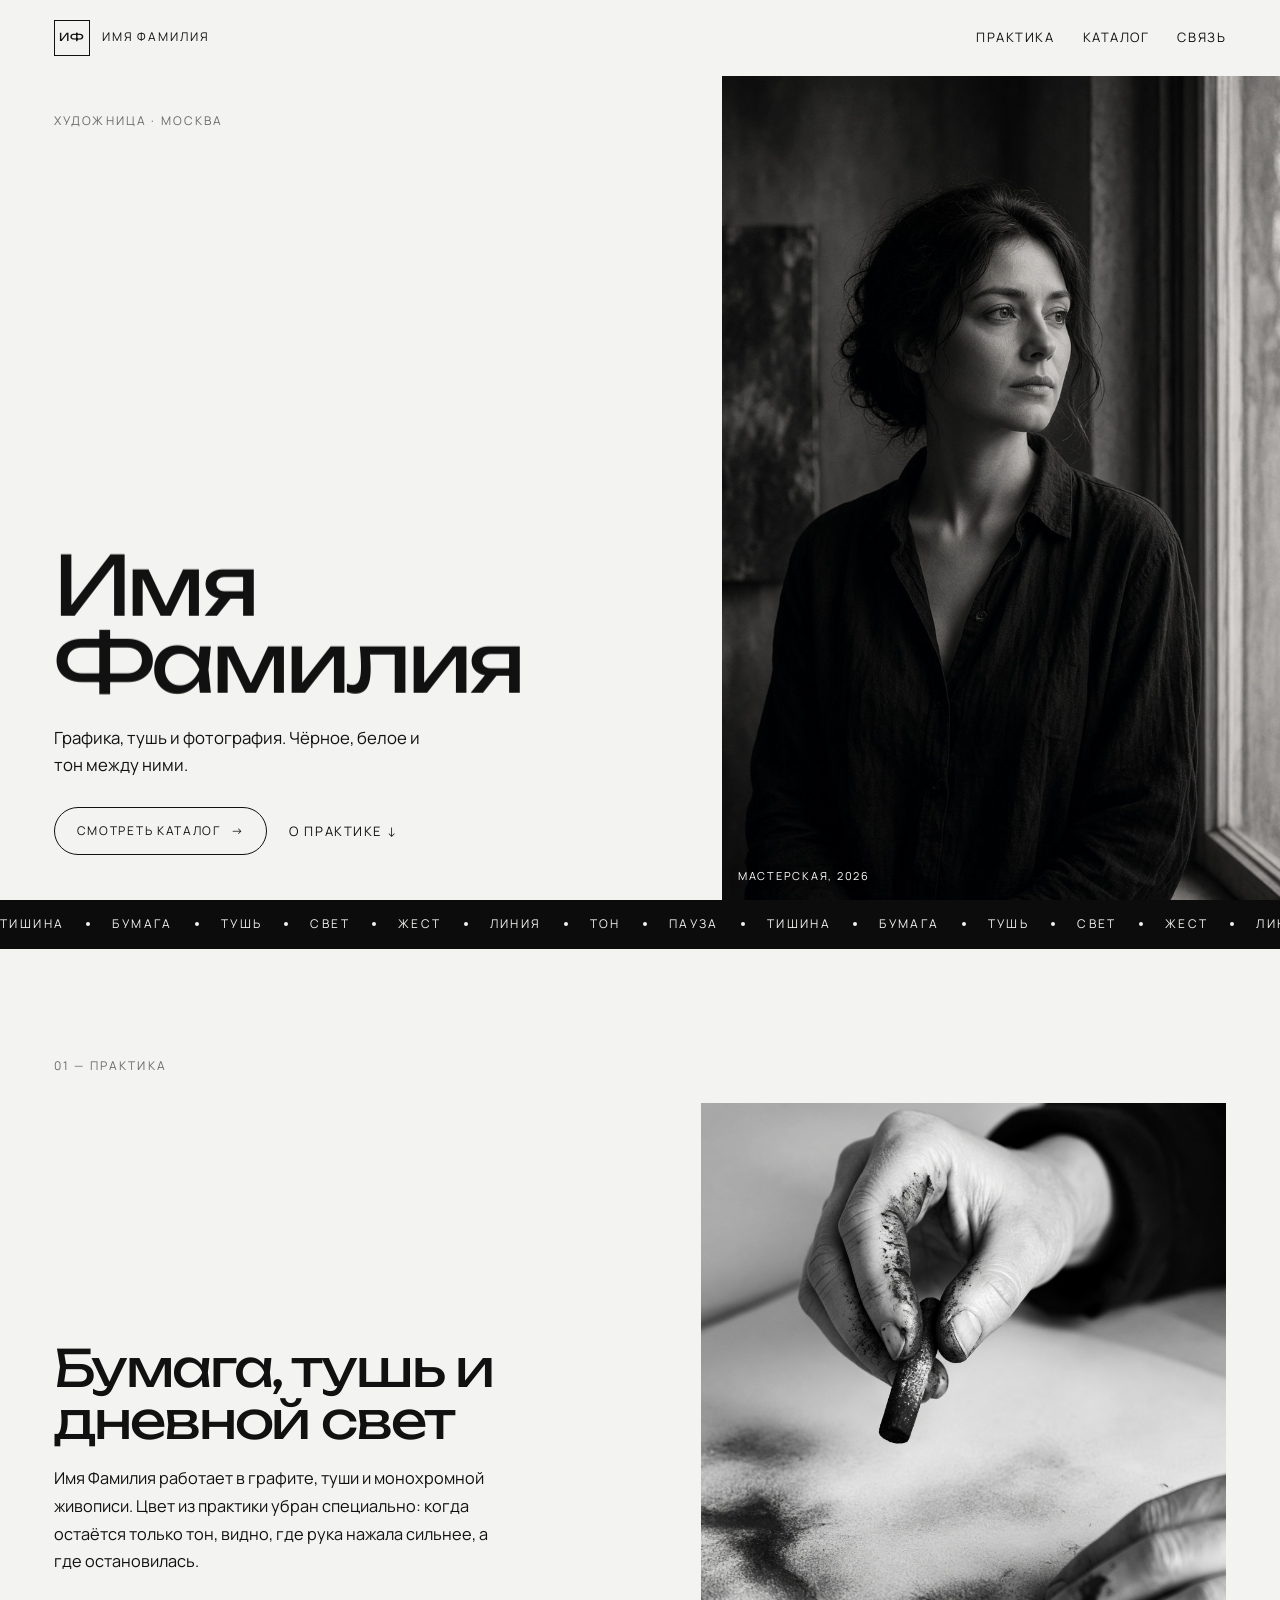
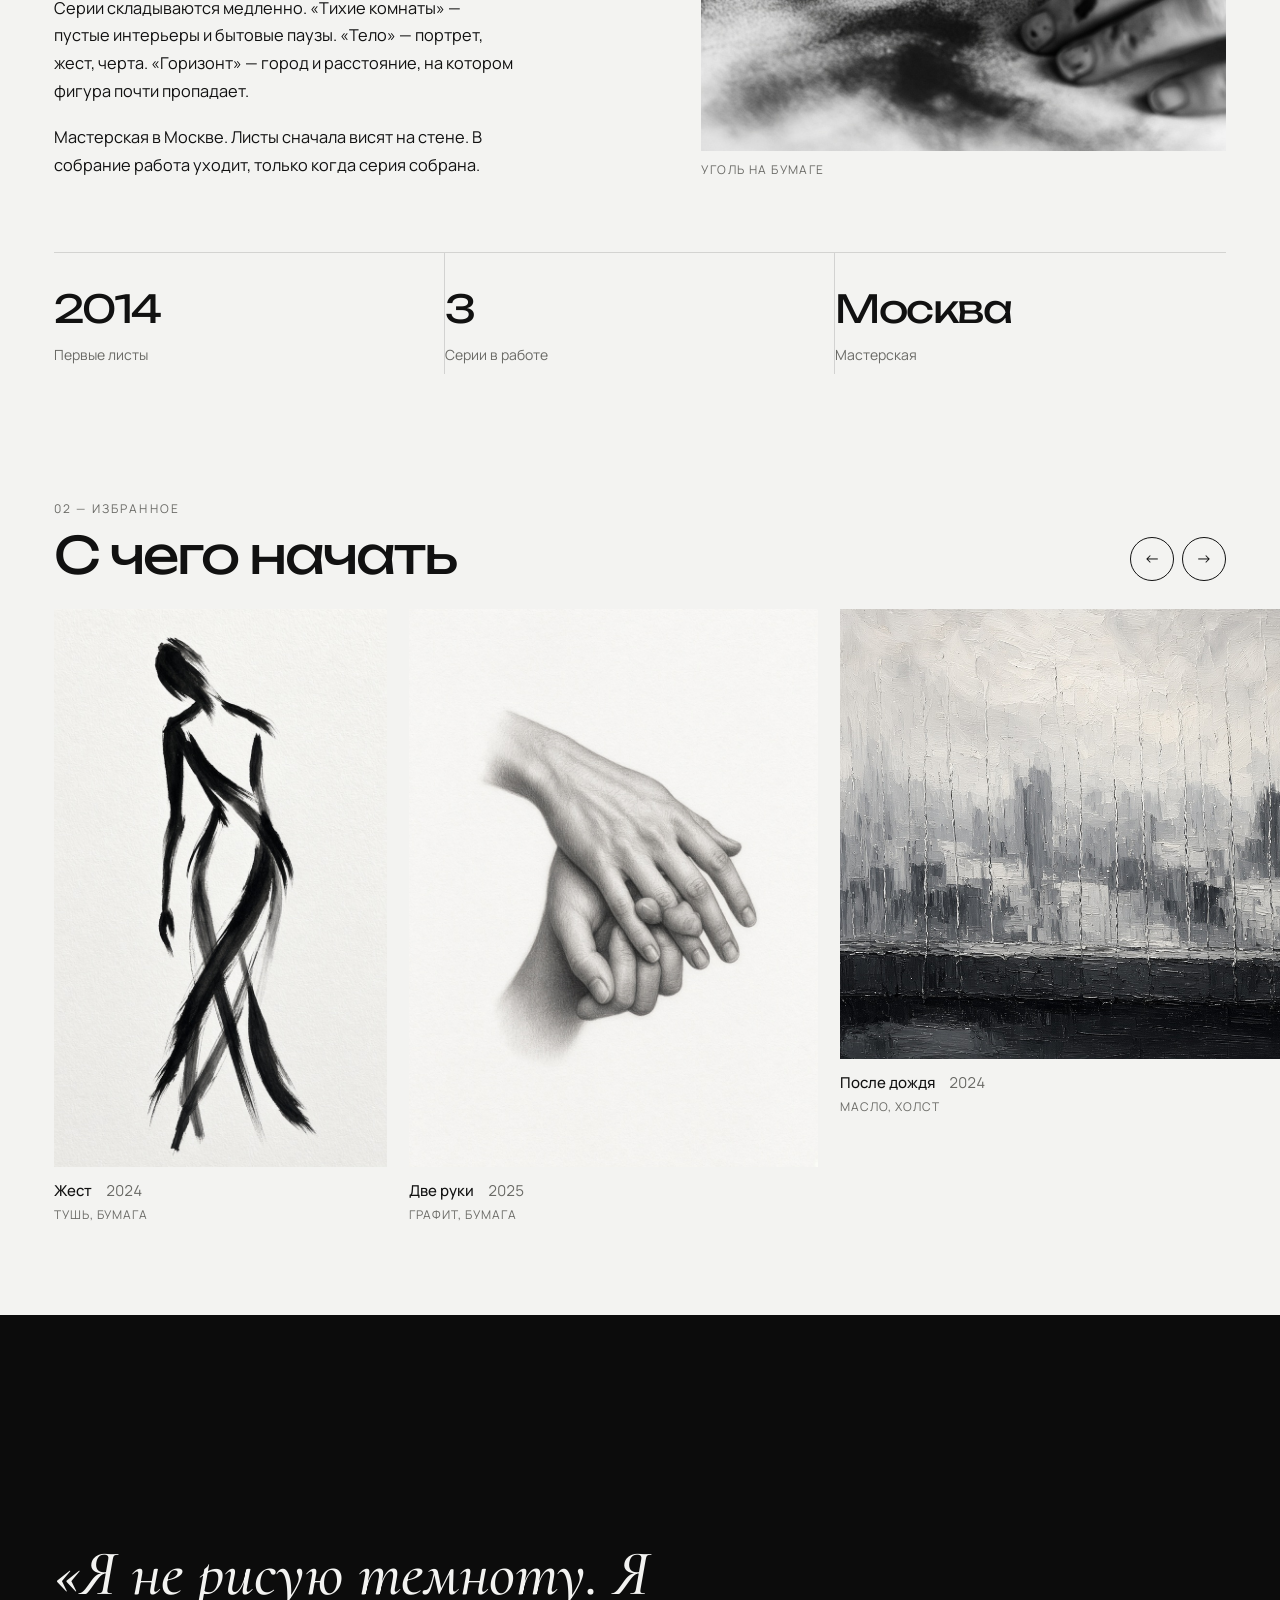
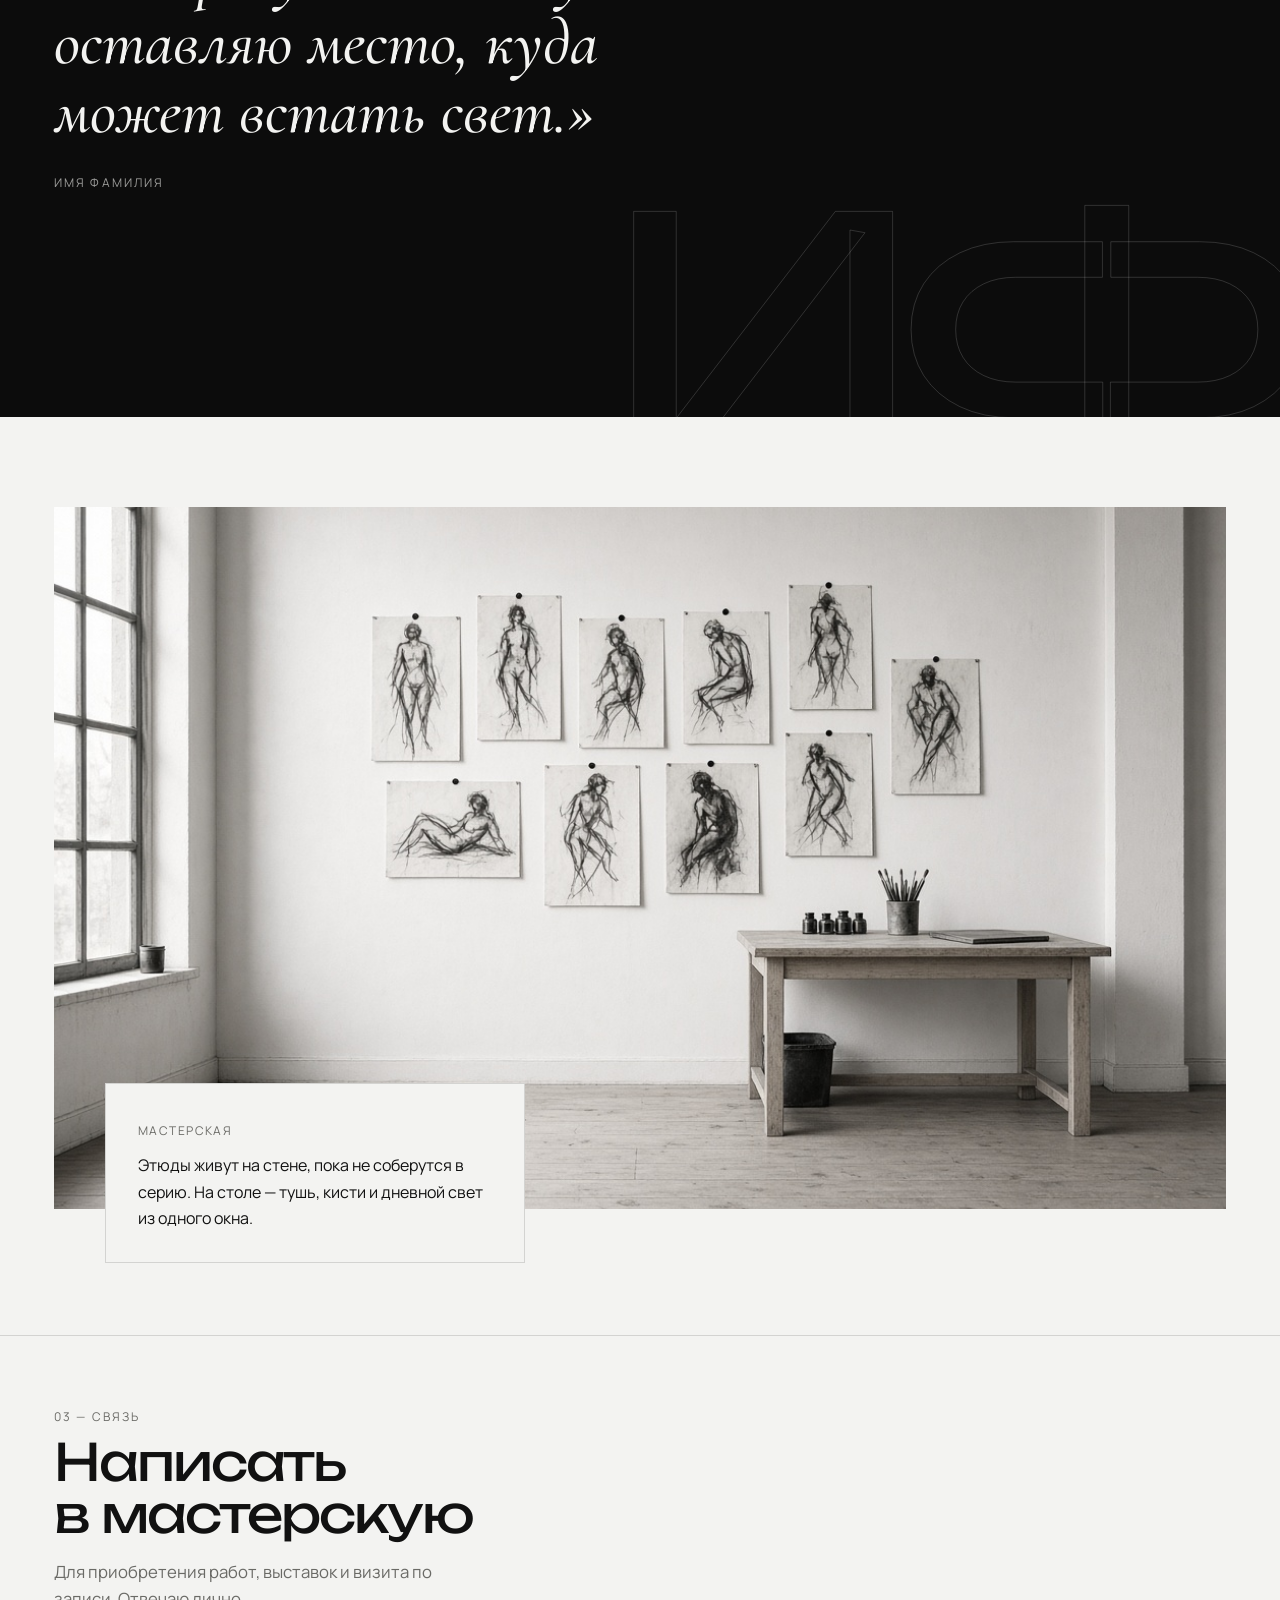
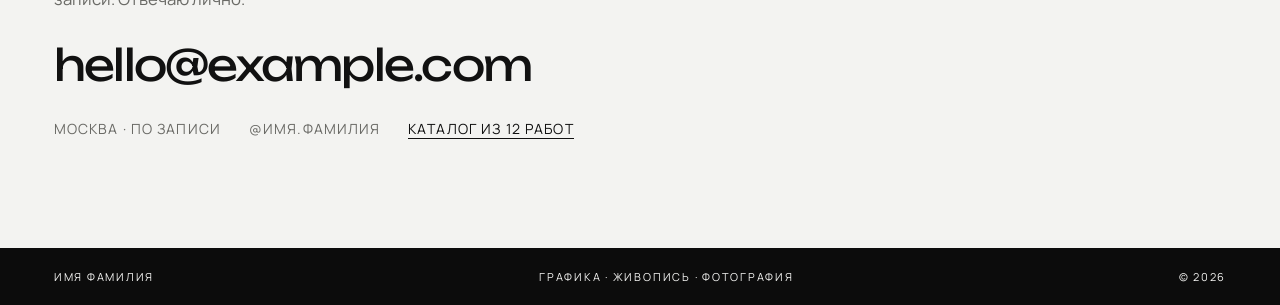
<file: index.html>
<!DOCTYPE html>
<html lang="ru">
<head>
  <meta charset="UTF-8">
  <meta name="viewport" content="width=device-width, initial-scale=1">
  <meta name="theme-color" content="#f3f3f1">
  <meta name="description" content="Имя Фамилия — художница. Графика, монохромная живопись и фотография. Москва.">
  <title>Имя Фамилия — художница</title>
  <link rel="icon" href="favicon.svg" type="image/svg+xml">
  <link rel="preconnect" href="https://fonts.googleapis.com">
  <link rel="preconnect" href="https://fonts.gstatic.com" crossorigin>
  <link href="https://fonts.googleapis.com/css2?family=Cormorant+Garamond:ital,wght@0,500;1,500&family=Manrope:wght@300;400;500;600&family=Unbounded:wght@300;400;500&display=swap" rel="stylesheet">
  <link rel="stylesheet" href="css/style.css">
  <script>document.documentElement.classList.add("js");</script>
  <noscript><style>.loader{display:none}</style></noscript>
</head>
<body>
  <div class="progress" id="progress" aria-hidden="true"></div>

  <div class="loader" id="loader" aria-hidden="true">
    <div class="loader-inner">
      <span class="loader-line"></span>
      <p>Имя Фамилия</p>
    </div>
  </div>

  <header class="header">
    <a class="logo" href="index.html">
      <span class="logo-mark">ИФ</span>
      <span class="logo-name">Имя Фамилия</span>
    </a>
    <button class="nav-toggle" type="button" aria-expanded="false" aria-controls="nav" aria-label="Меню">
      <span></span>
    </button>
    <nav class="nav" id="nav">
      <a href="#about">Практика</a>
      <a href="catalog.html">Каталог</a>
      <a href="#contact">Связь</a>
    </nav>
  </header>

  <main>
    <section class="hero">
      <div class="hero-copy">
        <p class="kicker">Художница · Москва</p>
        <h1 class="hero-title">
          <span class="line"><span>Имя</span></span>
          <span class="line"><span>Фамилия</span></span>
        </h1>
        <p class="lede">Графика, тушь и фотография. Чёрное, белое и тон между ними.</p>
        <div class="hero-actions">
          <a class="btn" href="catalog.html">Смотреть каталог <i>→</i></a>
          <a class="link-arrow" href="#about">О практике <i>↓</i></a>
        </div>
      </div>
      <!-- Портрет легко заменить: положите новый файл вместо images/portrait.jpg -->
      <figure class="hero-frame">
        <img src="images/portrait.jpg" width="864" height="1152" alt="Портрет художницы у окна мастерской">
        <figcaption>Мастерская, 2026</figcaption>
      </figure>
    </section>

    <div class="marquee" aria-hidden="true">
      <div class="marquee-track">
        <div class="marquee-group">
          <span>Тишина</span><b></b><span>Бумага</span><b></b><span>Тушь</span><b></b><span>Свет</span><b></b><span>Жест</span><b></b><span>Линия</span><b></b><span>Тон</span><b></b><span>Пауза</span><b></b>
        </div>
        <div class="marquee-group">
          <span>Тишина</span><b></b><span>Бумага</span><b></b><span>Тушь</span><b></b><span>Свет</span><b></b><span>Жест</span><b></b><span>Линия</span><b></b><span>Тон</span><b></b><span>Пауза</span><b></b>
        </div>
      </div>
    </div>

    <section class="about" id="about">
      <p class="kicker about-label">01 — практика</p>
      <div class="about-grid">
        <div class="about-copy reveal">
          <h2>Бумага, тушь и дневной свет</h2>
          <p>Имя Фамилия работает в графите, туши и монохромной живописи. Цвет из практики убран специально: когда остаётся только тон, видно, где рука нажала сильнее, а где остановилась.</p>
          <p>Серии складываются медленно. «Тихие комнаты» — пустые интерьеры и бытовые паузы. «Тело» — портрет, жест, черта. «Горизонт» — город и расстояние, на котором фигура почти пропадает.</p>
          <p>Мастерская в Москве. Листы сначала висят на стене. В собрание работа уходит, только когда серия собрана.</p>
        </div>
        <figure class="about-photo reveal">
          <img src="images/process.jpg" width="864" height="1152" alt="Руки художницы с углём над листом бумаги" loading="lazy">
          <figcaption>Уголь на бумаге</figcaption>
        </figure>
      </div>
      <dl class="stats reveal">
        <div><dt>2014</dt><dd>Первые листы</dd></div>
        <div><dt>3</dt><dd>Серии в работе</dd></div>
        <div><dt>Москва</dt><dd>Мастерская</dd></div>
      </dl>
    </section>

    <section class="strip" id="selected">
      <div class="strip-head">
        <div>
          <p class="kicker">02 — избранное</p>
          <h2 class="reveal">С чего начать</h2>
        </div>
        <div class="strip-nav">
          <button type="button" data-strip="-1" aria-label="Предыдущие работы">←</button>
          <button type="button" data-strip="1" aria-label="Следующие работы">→</button>
        </div>
      </div>
      <div class="strip-track" id="strip">
        <a class="strip-card w-s" href="catalog.html#zhest">
          <div class="strip-media"><img src="images/gesture.jpg" width="864" height="1152" alt="Жест — тушь на бумаге" loading="lazy"></div>
          <div class="strip-meta"><strong>Жест</strong><span>2024</span></div>
          <p class="strip-sub">Тушь, бумага</p>
        </a>
        <a class="strip-card" href="catalog.html#ruki">
          <div class="strip-media"><img src="images/hands.jpg" width="864" height="1152" alt="Две руки — графит" loading="lazy"></div>
          <div class="strip-meta"><strong>Две руки</strong><span>2025</span></div>
          <p class="strip-sub">Графит, бумага</p>
        </a>
        <a class="strip-card w-l" href="catalog.html#dozhd">
          <div class="strip-media"><img src="images/window.jpg" width="1152" height="864" alt="После дождя — масло" loading="lazy"></div>
          <div class="strip-meta"><strong>После дождя</strong><span>2024</span></div>
          <p class="strip-sub">Масло, холст</p>
        </a>
        <a class="strip-card w-l" href="catalog.html#liniya">
          <div class="strip-media"><img src="images/horizon.jpg" width="1280" height="720" alt="На линии — графит" loading="lazy"></div>
          <div class="strip-meta"><strong>На линии</strong><span>2026</span></div>
          <p class="strip-sub">Графит, бумага</p>
        </a>
        <a class="strip-card w-s" href="catalog.html#portret">
          <div class="strip-media"><img src="images/mother.jpg" width="864" height="1152" alt="Портрет — уголь" loading="lazy"></div>
          <div class="strip-meta"><strong>Портрет</strong><span>2022</span></div>
          <p class="strip-sub">Уголь, бумага</p>
        </a>
        <a class="strip-card" href="catalog.html#ulitsa">
          <div class="strip-media"><img src="images/street.jpg" width="864" height="1152" alt="Ночная улица — фотография" loading="lazy"></div>
          <div class="strip-meta"><strong>Ночная улица</strong><span>2025</span></div>
          <p class="strip-sub">Фотография</p>
        </a>
      </div>
    </section>

    <section class="quote">
      <blockquote class="reveal">«Я не рисую темноту. Я оставляю место, куда может встать свет.»</blockquote>
      <cite class="reveal">Имя Фамилия</cite>
    </section>

    <section class="studio">
      <img src="images/studio.jpg" width="1152" height="864" alt="Стена мастерской с этюдами фигур" loading="lazy">
      <div class="studio-card reveal">
        <span>Мастерская</span>
        <p>Этюды живут на стене, пока не соберутся в серию. На столе — тушь, кисти и дневной свет из одного окна.</p>
      </div>
    </section>

    <section class="contact" id="contact">
      <p class="kicker">03 — связь</p>
      <h2 class="reveal">Написать<br>в мастерскую</h2>
      <p class="lede">Для приобретения работ, выставок и визита по записи. Отвечаю лично.</p>
      <a class="mail" href="mailto:hello@example.com">hello@example.com</a>
      <ul class="contact-list">
        <li>Москва · по записи</li>
        <li>@имя.фамилия</li>
        <li><a href="catalog.html">Каталог из 12 работ</a></li>
      </ul>
    </section>
  </main>

  <footer class="footer">
    <span>Имя Фамилия</span>
    <span>Графика · живопись · фотография</span>
    <span>© 2026</span>
  </footer>

  <script src="js/main.js"></script>
</body>
</html>
</file>
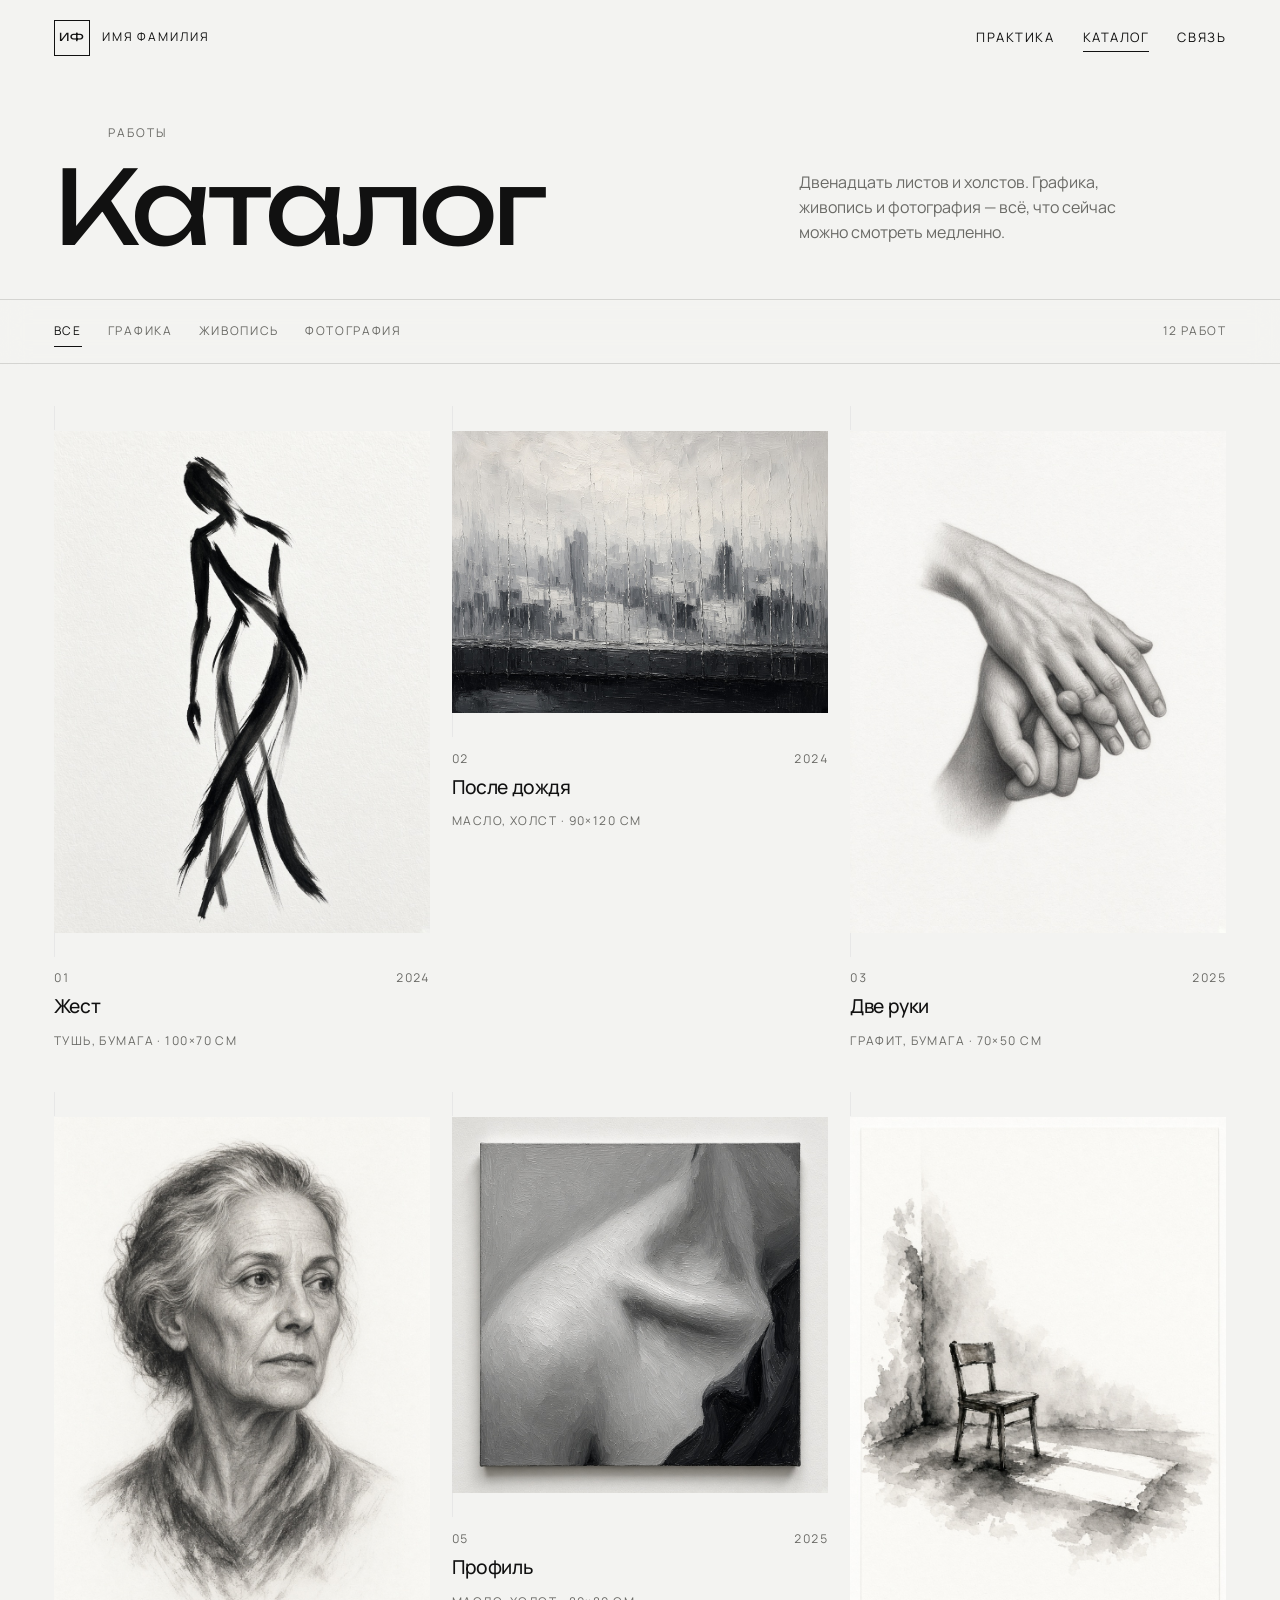
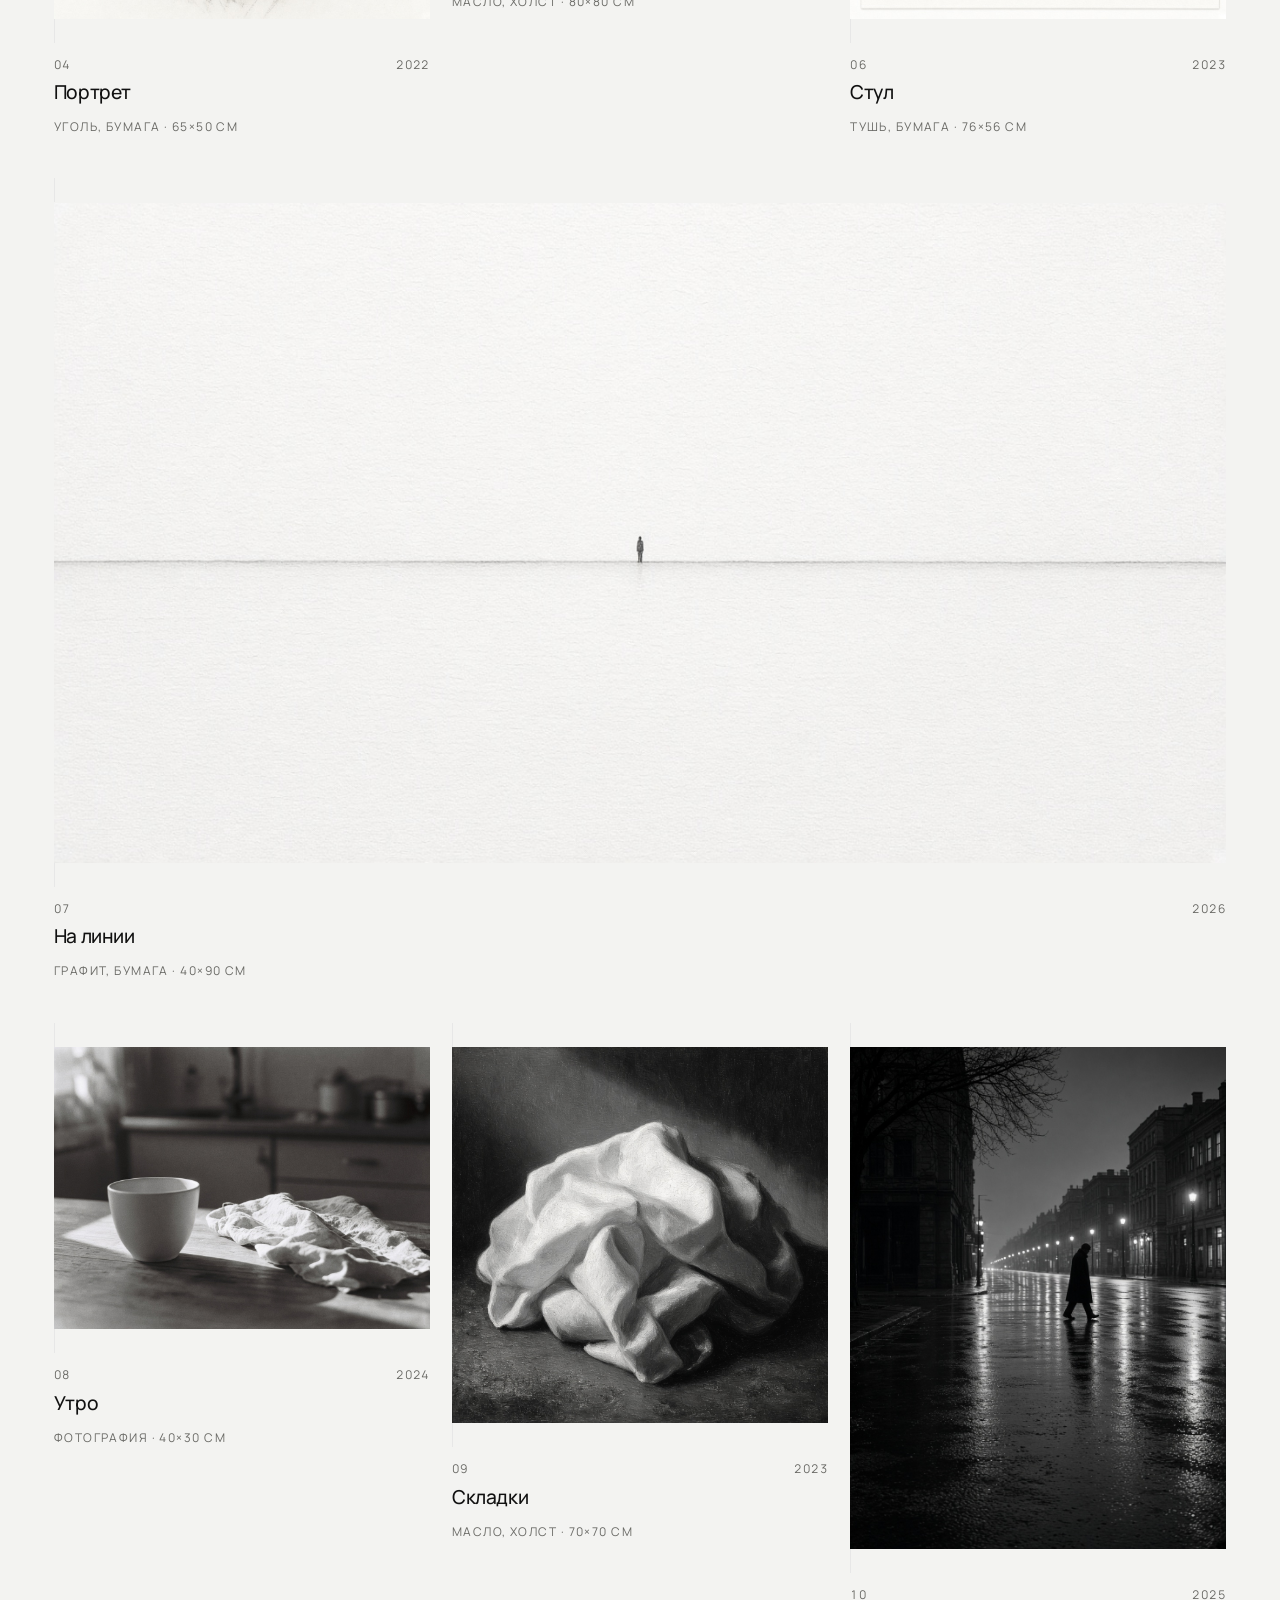
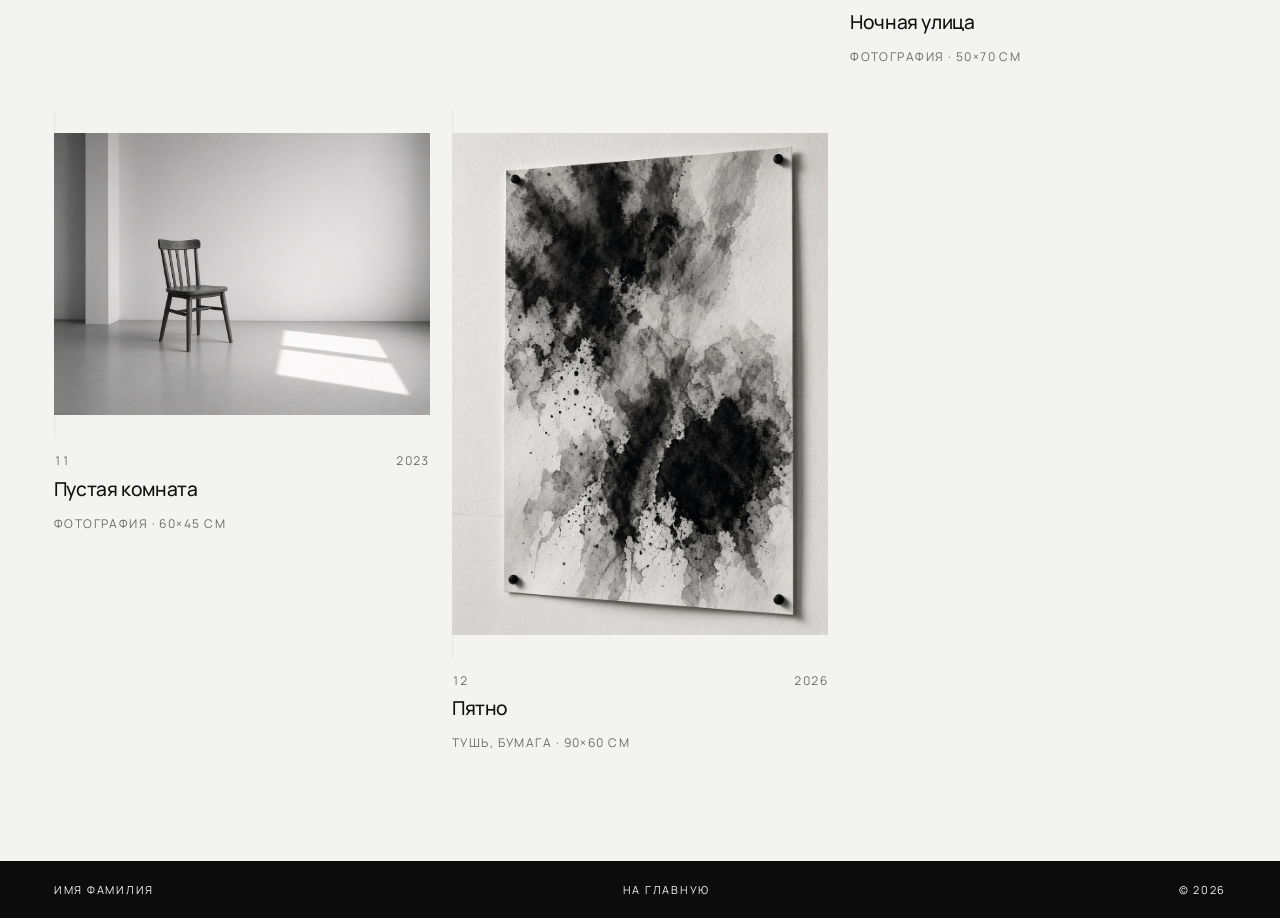
<file: catalog.html>
<!DOCTYPE html>
<html lang="ru">
<head>
  <meta charset="UTF-8">
  <meta name="viewport" content="width=device-width, initial-scale=1">
  <meta name="theme-color" content="#f3f3f1">
  <meta name="description" content="Каталог работ: графика, монохромная живопись и фотография.">
  <title>Каталог — Имя Фамилия</title>
  <link rel="icon" href="favicon.svg" type="image/svg+xml">
  <link rel="preconnect" href="https://fonts.googleapis.com">
  <link rel="preconnect" href="https://fonts.gstatic.com" crossorigin>
  <link href="https://fonts.googleapis.com/css2?family=Cormorant+Garamond:ital,wght@0,500;1,500&family=Manrope:wght@300;400;500;600&family=Unbounded:wght@300;400;500&display=swap" rel="stylesheet">
  <link rel="stylesheet" href="css/style.css">
  <script>document.documentElement.classList.add("js");</script>
</head>
<body>
  <!--
    Как заменить работу:
    1. Положите новое фото в папку images/ (или укажите другой src).
    2. Поправьте название, год, технику и размер в карточке ниже.
    Фильтр смотрит на data-kind: графика, живопись или фотография.
  -->
  <div class="progress" id="progress" aria-hidden="true"></div>

  <header class="header is-scrolled">
    <a class="logo" href="index.html">
      <span class="logo-mark">ИФ</span>
      <span class="logo-name">Имя Фамилия</span>
    </a>
    <button class="nav-toggle" type="button" aria-expanded="false" aria-controls="nav" aria-label="Меню">
      <span></span>
    </button>
    <nav class="nav" id="nav">
      <a href="index.html#about">Практика</a>
      <a href="catalog.html" aria-current="page">Каталог</a>
      <a href="index.html#contact">Связь</a>
    </nav>
  </header>

  <main>
    <header class="page-head">
      <p class="kicker page-kicker">Работы</p>
      <div class="page-head-row">
        <h1>Каталог</h1>
        <p>Двенадцать листов и холстов. Графика, живопись и фотография — всё, что сейчас можно смотреть медленно.</p>
      </div>
    </header>
    <div class="filters" role="toolbar" aria-label="Фильтр работ">
      <button class="filter is-active" type="button" data-filter="all">Все</button>
      <button class="filter" type="button" data-filter="графика">Графика</button>
      <button class="filter" type="button" data-filter="живопись">Живопись</button>
      <button class="filter" type="button" data-filter="фотография">Фотография</button>
      <span class="count" id="count">12 работ</span>
    </div>

    <div class="catalog-grid" id="catalog">
      <article class="piece" id="zhest" data-kind="графика" data-series="Тело" data-year="2024">
        <button class="piece-open" type="button">
          <span class="piece-media"><img src="images/gesture.jpg" width="864" height="1152" alt="Жест. Тушь, бумага, 100 на 70 сантиметров, 2024"></span>
          <span class="piece-top"><span>01</span><span>2024</span></span>
          <span class="piece-title">Жест</span>
          <span class="piece-sub">Тушь, бумага · 100×70 см</span>
        </button>
      </article>

      <article class="piece" id="dozhd" data-kind="живопись" data-series="Горизонт" data-year="2024">
        <button class="piece-open" type="button">
          <span class="piece-media"><img src="images/window.jpg" width="1152" height="864" alt="После дождя. Масло, холст, 90 на 120 сантиметров, 2024" loading="lazy"></span>
          <span class="piece-top"><span>02</span><span>2024</span></span>
          <span class="piece-title">После дождя</span>
          <span class="piece-sub">Масло, холст · 90×120 см</span>
        </button>
      </article>

      <article class="piece" id="ruki" data-kind="графика" data-series="Тело" data-year="2025">
        <button class="piece-open" type="button">
          <span class="piece-media"><img src="images/hands.jpg" width="864" height="1152" alt="Две руки. Графит, бумага, 70 на 50 сантиметров, 2025" loading="lazy"></span>
          <span class="piece-top"><span>03</span><span>2025</span></span>
          <span class="piece-title">Две руки</span>
          <span class="piece-sub">Графит, бумага · 70×50 см</span>
        </button>
      </article>

      <article class="piece" id="portret" data-kind="графика" data-series="Тело" data-year="2022">
        <button class="piece-open" type="button">
          <span class="piece-media"><img src="images/mother.jpg" width="864" height="1152" alt="Портрет. Уголь, бумага, 65 на 50 сантиметров, 2022" loading="lazy"></span>
          <span class="piece-top"><span>04</span><span>2022</span></span>
          <span class="piece-title">Портрет</span>
          <span class="piece-sub">Уголь, бумага · 65×50 см</span>
        </button>
      </article>

      <article class="piece" id="profil" data-kind="живопись" data-series="Тело" data-year="2025">
        <button class="piece-open" type="button">
          <span class="piece-media"><img src="images/profile.jpg" width="1024" height="1024" alt="Профиль. Масло, холст, 80 на 80 сантиметров, 2025" loading="lazy"></span>
          <span class="piece-top"><span>05</span><span>2025</span></span>
          <span class="piece-title">Профиль</span>
          <span class="piece-sub">Масло, холст · 80×80 см</span>
        </button>
      </article>

      <article class="piece" id="stul" data-kind="графика" data-series="Тихие комнаты" data-year="2023">
        <button class="piece-open" type="button">
          <span class="piece-media"><img src="images/room.jpg" width="864" height="1152" alt="Стул. Тушь, бумага, 76 на 56 сантиметров, 2023" loading="lazy"></span>
          <span class="piece-top"><span>06</span><span>2023</span></span>
          <span class="piece-title">Стул</span>
          <span class="piece-sub">Тушь, бумага · 76×56 см</span>
        </button>
      </article>

      <article class="piece piece-wide" id="liniya" data-kind="графика" data-series="Горизонт" data-year="2026">
        <button class="piece-open" type="button">
          <span class="piece-media"><img src="images/horizon.jpg" width="1280" height="720" alt="На линии. Графит, бумага, 40 на 90 сантиметров, 2026" loading="lazy"></span>
          <span class="piece-top"><span>07</span><span>2026</span></span>
          <span class="piece-title">На линии</span>
          <span class="piece-sub">Графит, бумага · 40×90 см</span>
        </button>
      </article>

      <article class="piece" id="utro" data-kind="фотография" data-series="Тихие комнаты" data-year="2024">
        <button class="piece-open" type="button">
          <span class="piece-media"><img src="images/kitchen.jpg" width="1152" height="864" alt="Утро. Фотография, 40 на 30 сантиметров, 2024" loading="lazy"></span>
          <span class="piece-top"><span>08</span><span>2024</span></span>
          <span class="piece-title">Утро</span>
          <span class="piece-sub">Фотография · 40×30 см</span>
        </button>
      </article>

      <article class="piece" id="skladki" data-kind="живопись" data-series="Тихие комнаты" data-year="2023">
        <button class="piece-open" type="button">
          <span class="piece-media"><img src="images/cloth.jpg" width="1024" height="1024" alt="Складки. Масло, холст, 70 на 70 сантиметров, 2023" loading="lazy"></span>
          <span class="piece-top"><span>09</span><span>2023</span></span>
          <span class="piece-title">Складки</span>
          <span class="piece-sub">Масло, холст · 70×70 см</span>
        </button>
      </article>

      <article class="piece" id="ulitsa" data-kind="фотография" data-series="Горизонт" data-year="2025">
        <button class="piece-open" type="button">
          <span class="piece-media"><img src="images/street.jpg" width="864" height="1152" alt="Ночная улица. Фотография, 50 на 70 сантиметров, 2025" loading="lazy"></span>
          <span class="piece-top"><span>10</span><span>2025</span></span>
          <span class="piece-title">Ночная улица</span>
          <span class="piece-sub">Фотография · 50×70 см</span>
        </button>
      </article>

      <article class="piece" id="komnata" data-kind="фотография" data-series="Тихие комнаты" data-year="2023">
        <button class="piece-open" type="button">
          <span class="piece-media"><img src="images/chair.jpg" width="1152" height="864" alt="Пустая комната. Фотография, 60 на 45 сантиметров, 2023" loading="lazy"></span>
          <span class="piece-top"><span>11</span><span>2023</span></span>
          <span class="piece-title">Пустая комната</span>
          <span class="piece-sub">Фотография · 60×45 см</span>
        </button>
      </article>

      <article class="piece" id="pyatno" data-kind="графика" data-series="Тело" data-year="2026">
        <button class="piece-open" type="button">
          <span class="piece-media"><img src="images/ink.jpg" width="864" height="1152" alt="Пятно. Тушь, бумага, 90 на 60 сантиметров, 2026" loading="lazy"></span>
          <span class="piece-top"><span>12</span><span>2026</span></span>
          <span class="piece-title">Пятно</span>
          <span class="piece-sub">Тушь, бумага · 90×60 см</span>
        </button>
      </article>
    </div>
  </main>

  <footer class="footer">
    <span>Имя Фамилия</span>
    <a href="index.html">На главную</a>
    <span>© 2026</span>
  </footer>

  <dialog id="viewer" aria-label="Просмотр работы">
    <div class="viewer-top">
      <span class="viewer-count" id="viewer-count">01 / 12</span>
      <button class="viewer-close" id="viewer-close" type="button">Закрыть</button>
    </div>
    <div class="viewer-stage">
      <button class="viewer-arrow" id="viewer-prev" type="button" aria-label="Предыдущая работа">←</button>
      <img id="viewer-image" alt="">
      <button class="viewer-arrow" id="viewer-next" type="button" aria-label="Следующая работа">→</button>
    </div>
    <div class="viewer-caption">
      <h2 id="viewer-title"></h2>
      <p id="viewer-sub"></p>
      <p id="viewer-series"></p>
    </div>
  </dialog>

  <script src="js/main.js"></script>
</body>
</html>
</file>
<file: css/style.css>
:root {
  --paper: #f3f3f1;
  --paper-2: #e6e6e3;
  --ink: #111111;
  --muted: #6a6a66;
  --line: rgba(17, 17, 17, 0.14);
  --black: #0c0c0c;
  --white: #f7f7f5;
  --header: 76px;
  --side: clamp(20px, 4.2vw, 64px);
  --serif: "Cormorant Garamond", Georgia, "Times New Roman", serif;
  --sans: "Manrope", "Segoe UI", sans-serif;
  --display: "Unbounded", "Arial Black", sans-serif;
  --ease: cubic-bezier(0.16, 1, 0.3, 1);
}

* { box-sizing: border-box; }

html { scroll-behavior: smooth; }

body {
  margin: 0;
  background: var(--paper);
  color: var(--ink);
  font-family: var(--sans);
  font-size: 16px;
  font-weight: 400;
  line-height: 1.55;
  text-rendering: optimizeLegibility;
}

body.nav-lock { overflow: hidden; }

img { max-width: 100%; display: block; }

figure { margin: 0; }

a { color: inherit; text-decoration: none; }

button { font: inherit; color: inherit; background: none; border: 0; padding: 0; cursor: pointer; }

::selection { background: var(--ink); color: var(--paper); }

:focus-visible {
  outline: 1px solid var(--ink);
  outline-offset: 3px;
}

.progress {
  position: fixed;
  top: 0;
  left: 0;
  z-index: 70;
  height: 2px;
  width: 0;
  background: var(--ink);
  pointer-events: none;
}

.header {
  position: fixed;
  top: 0;
  left: 0;
  right: 0;
  z-index: 40;
  height: var(--header);
  display: flex;
  align-items: center;
  justify-content: space-between;
  padding: 0 var(--side);
  background: rgba(243, 243, 241, 0.9);
  backdrop-filter: blur(16px);
  border-bottom: 1px solid transparent;
  transition: border-color 0.3s ease;
}

.header.is-scrolled { border-bottom-color: var(--line); }

.logo {
  display: flex;
  align-items: center;
  gap: 12px;
  position: relative;
  z-index: 2;
}

.logo-mark {
  width: 36px;
  height: 36px;
  display: grid;
  place-items: center;
  border: 1px solid currentColor;
  font-family: var(--display);
  font-size: 11px;
  letter-spacing: 0.04em;
}

.logo-name {
  font-size: 12px;
  letter-spacing: 0.16em;
  text-transform: uppercase;
}

.nav {
  display: flex;
  align-items: center;
  gap: 28px;
}

.nav a {
  font-size: 13px;
  letter-spacing: 0.12em;
  text-transform: uppercase;
  color: var(--ink);
  position: relative;
}

.nav a::after {
  content: "";
  position: absolute;
  left: 0;
  bottom: -4px;
  width: 100%;
  height: 1px;
  background: currentColor;
  transform: scaleX(0);
  transform-origin: left;
  transition: transform 0.35s var(--ease);
}

.nav a:hover::after,
.nav a[aria-current="page"]::after { transform: scaleX(1); }

.nav-toggle {
  display: none;
  width: 42px;
  height: 42px;
  place-items: center;
  position: relative;
  z-index: 2;
}

.nav-toggle span,
.nav-toggle span::before,
.nav-toggle span::after {
  display: block;
  width: 20px;
  height: 1px;
  background: currentColor;
  position: relative;
  transition: transform 0.3s ease, opacity 0.3s ease;
}

.nav-toggle span::before,
.nav-toggle span::after {
  content: "";
  position: absolute;
  left: 0;
}

.nav-toggle span::before { top: -6px; }
.nav-toggle span::after { top: 6px; }

.nav-toggle[aria-expanded="true"] span { background: transparent; }
.nav-toggle[aria-expanded="true"] span::before { transform: translateY(6px) rotate(45deg); }
.nav-toggle[aria-expanded="true"] span::after { transform: translateY(-6px) rotate(-45deg); }

.hero {
  min-height: 100svh;
  display: grid;
  grid-template-columns: minmax(0, 1.05fr) minmax(280px, 0.95fr);
  gap: clamp(24px, 4vw, 64px);
  padding: var(--header) 0 0 var(--side);
}

.hero-copy {
  display: flex;
  flex-direction: column;
  min-height: calc(100svh - var(--header));
  padding: 4vh 0 5vh;
}

.kicker {
  margin: 0;
  font-size: 12px;
  letter-spacing: 0.18em;
  text-transform: uppercase;
  color: var(--muted);
}

.hero-title {
  margin: auto 0 0;
  font-family: var(--display);
  font-weight: 400;
  font-size: clamp(3rem, 6.4vw, 6.8rem);
  line-height: 0.88;
  letter-spacing: -0.045em;
}

.hero-title .line {
  display: block;
  overflow: hidden;
  padding-bottom: 0.06em;
}

.hero-title .line span { display: block; }

.lede {
  max-width: 38ch;
  margin: 22px 0 0;
  font-size: 1.05rem;
  line-height: 1.6;
  color: var(--ink);
}

.hero-actions {
  display: flex;
  align-items: center;
  gap: 22px;
  margin-top: 28px;
  flex-wrap: wrap;
}

.btn {
  display: inline-flex;
  align-items: center;
  gap: 10px;
  min-height: 48px;
  padding: 0 22px;
  border: 1px solid var(--ink);
  border-radius: 999px;
  font-size: 12px;
  letter-spacing: 0.14em;
  text-transform: uppercase;
  transition: background 0.3s ease, color 0.3s ease;
}

.btn:hover { background: var(--ink); color: var(--paper); }

.btn i,
.link-arrow i {
  font-style: normal;
  display: inline-block;
  transition: transform 0.3s var(--ease);
}

.btn:hover i,
.link-arrow:hover i { transform: translateX(4px); }

.link-arrow {
  font-size: 13px;
  letter-spacing: 0.12em;
  text-transform: uppercase;
}

.hero-frame {
  position: relative;
  min-height: calc(100svh - var(--header));
  height: 100%;
  overflow: hidden;
  background: #d9d9d6;
}

.hero-frame img {
  position: absolute;
  inset: 0;
  width: 100%;
  height: 100%;
  object-fit: cover;
  object-position: 50% 18%;
}

.hero-frame figcaption {
  position: absolute;
  left: 16px;
  bottom: 16px;
  color: #fff;
  font-size: 11px;
  letter-spacing: 0.16em;
  text-transform: uppercase;
  text-shadow: 0 1px 10px rgba(0, 0, 0, 0.45);
}

html.js .hero-title .line span,
html.js .hero-frame img { will-change: transform; }

html.js .hero-title .line span { transform: translateY(110%); }

html.js body.is-ready .hero-title .line span {
  transform: none;
  transition: transform 1.05s var(--ease);
}

html.js body.is-ready .hero-title .line:nth-child(2) span { transition-delay: 0.1s; }

html.js .hero-frame img { transform: scale(1.1); }

html.js body.is-ready .hero-frame img {
  transform: scale(1);
  transition: transform 1.8s var(--ease);
}

.marquee {
  overflow: hidden;
  background: var(--black);
  color: var(--paper);
  padding: 15px 0;
}

.marquee-track {
  display: flex;
  width: max-content;
  animation: ticker 38s linear infinite;
}

.marquee:hover .marquee-track { animation-play-state: paused; }

.marquee-group {
  display: flex;
  align-items: center;
  gap: 22px;
  padding-right: 22px;
  font-size: 12px;
  letter-spacing: 0.2em;
  text-transform: uppercase;
}

.marquee-group b {
  width: 4px;
  height: 4px;
  border-radius: 50%;
  background: currentColor;
  font-weight: 400;
}

@keyframes ticker {
  to { transform: translateX(-50%); }
}

.about { padding: 12vh 0 4vh; }

.about-label,
.strip-head,
.page-kicker { padding: 0 var(--side); }

.about-grid {
  display: grid;
  grid-template-columns: minmax(0, 1fr) minmax(0, 0.92fr);
  gap: clamp(28px, 6vw, 90px);
  align-items: end;
  padding: 28px var(--side) 0;
}

.about-copy h2,
.strip-head h2,
.contact h2,
.page-head h1 {
  margin: 10px 0 0;
  font-family: var(--display);
  font-weight: 400;
  letter-spacing: -0.04em;
  line-height: 1.02;
}

.about-copy h2,
.strip-head h2,
.contact h2 { font-size: clamp(2rem, 4vw, 3.5rem); }

.about-copy p {
  max-width: 46ch;
  margin: 1.15em 0 0;
  font-size: 1.02rem;
  line-height: 1.7;
}

.about-photo img {
  width: 100%;
  height: min(72vh, 760px);
  object-fit: cover;
  object-position: center 40%;
}

.about-photo figcaption,
.studio-card span,
.piece-sub,
.strip-sub {
  display: block;
  margin-top: 10px;
  color: var(--muted);
  font-size: 12px;
  letter-spacing: 0.12em;
  text-transform: uppercase;
}

.stats {
  display: grid;
  grid-template-columns: repeat(3, 1fr);
  margin: 8vh var(--side) 0;
  border-top: 1px solid var(--line);
}

.stats div {
  padding: 26px 18px 8px 0;
  border-right: 1px solid var(--line);
}

.stats div:last-child { border-right: 0; padding-right: 0; }

.stats dt {
  font-family: var(--display);
  font-size: clamp(1.7rem, 3vw, 2.7rem);
  font-weight: 400;
  letter-spacing: -0.04em;
}

.stats dd {
  margin: 6px 0 0;
  color: var(--muted);
  font-size: 14px;
}

.strip { padding: 10vh 0 8vh; }

.strip-head {
  display: flex;
  justify-content: space-between;
  align-items: flex-end;
  gap: 24px;
  margin-bottom: 28px;
}

.strip-track {
  display: flex;
  gap: 22px;
  overflow-x: auto;
  scroll-snap-type: x proximity;
  scroll-padding-inline: var(--side);
  padding: 0 var(--side) 18px;
  cursor: grab;
  scrollbar-width: thin;
  scrollbar-color: #bdbdb8 transparent;
}

.strip-track.is-grabbing { cursor: grabbing; scroll-snap-type: none; }

.strip-card {
  flex: 0 0 32vw;
  scroll-snap-align: start;
  min-width: 240px;
}

.strip-card.w-s { flex-basis: 26vw; }
.strip-card.w-l { flex-basis: 46vw; }

.strip-media {
  height: 62vh;
  overflow: hidden;
  background: var(--paper-2);
}

.strip-card.w-l .strip-media { height: 50vh; }

.strip-media img {
  width: 100%;
  height: 100%;
  object-fit: cover;
  object-position: center;
  transition: transform 0.9s var(--ease);
}

.strip-card:hover img { transform: scale(1.045); }

.strip-meta {
  display: flex;
  justify-content: flex-start;
  align-items: baseline;
  gap: 14px;
  margin-top: 12px;
  font-size: 15px;
}

.strip-meta strong { font-weight: 500; }

.strip-meta span,
.strip-sub { color: var(--muted); }

.strip-sub { margin: 4px 0 0; letter-spacing: 0.08em; }

.strip-nav {
  display: flex;
  gap: 8px;
}

.strip-nav button {
  width: 44px;
  height: 44px;
  border: 1px solid var(--ink);
  border-radius: 50%;
  transition: background 0.3s ease, color 0.3s ease;
}

.strip-nav button:hover { background: var(--ink); color: var(--paper); }

.quote {
  position: relative;
  overflow: hidden;
  min-height: 78vh;
  display: grid;
  align-content: center;
  padding: 12vh var(--side);
  background: var(--black);
  color: var(--paper);
}

.quote :focus-visible { outline-color: var(--paper); }

.quote::before {
  content: "ИФ";
  position: absolute;
  right: -1vw;
  bottom: -6vh;
  font-family: var(--display);
  font-size: 26vw;
  line-height: 0.8;
  letter-spacing: -0.06em;
  color: transparent;
  -webkit-text-stroke: 1px rgba(243, 243, 241, 0.16);
  pointer-events: none;
}

.quote blockquote {
  position: relative;
  margin: 0;
  max-width: 11em;
  font-family: var(--serif);
  font-style: italic;
  font-weight: 500;
  font-size: clamp(2.2rem, 5vw, 4.7rem);
  line-height: 1.08;
}

.quote cite {
  display: block;
  margin-top: 28px;
  font-style: normal;
  font-size: 12px;
  letter-spacing: 0.18em;
  text-transform: uppercase;
  color: rgba(243, 243, 241, 0.62);
}

.studio {
  position: relative;
  padding: 10vh var(--side) 14vh;
}

.studio img {
  width: 100%;
  height: min(78vh, 820px);
  object-fit: cover;
  object-position: center;
}

.studio-card {
  position: absolute;
  left: calc(var(--side) + 4vw);
  bottom: 8vh;
  max-width: 420px;
  padding: 28px 32px 30px;
  background: var(--paper);
  border: 1px solid var(--line);
}

.studio-card p {
  margin: 12px 0 0;
  line-height: 1.65;
}

.contact {
  padding: 8vh var(--side) 12vh;
  border-top: 1px solid var(--line);
}

.contact .lede { margin-top: 18px; color: var(--muted); }

.mail {
  display: inline-block;
  margin-top: 28px;
  font-family: var(--display);
  font-size: clamp(1.3rem, 3.4vw, 3rem);
  letter-spacing: -0.04em;
  line-height: 1.15;
  background-image: linear-gradient(currentColor, currentColor);
  background-repeat: no-repeat;
  background-position: 0 100%;
  background-size: 0 1px;
  transition: background-size 0.45s var(--ease);
}

.mail:hover { background-size: 100% 1px; }

.contact-list {
  display: flex;
  flex-wrap: wrap;
  gap: 10px 28px;
  margin: 28px 0 0;
  padding: 0;
  list-style: none;
  color: var(--muted);
  font-size: 14px;
  letter-spacing: 0.08em;
  text-transform: uppercase;
}

.contact-list a { color: var(--ink); border-bottom: 1px solid var(--ink); }

.footer {
  display: flex;
  justify-content: space-between;
  gap: 12px 24px;
  flex-wrap: wrap;
  padding: 20px var(--side);
  background: var(--black);
  color: var(--paper);
  font-size: 11px;
  letter-spacing: 0.16em;
  text-transform: uppercase;
}

.page-head { padding: calc(var(--header) + 48px) var(--side) 10px; }

.page-head-row {
  display: grid;
  grid-template-columns: minmax(0, 1.3fr) minmax(220px, 0.8fr);
  gap: 4vw;
  align-items: end;
}

.page-head h1 {
  font-size: clamp(3.6rem, 8vw, 7.2rem);
  line-height: 0.9;
}

.page-head p { margin: 0 0 8px; max-width: 36ch; color: var(--muted); }

.filters {
  position: sticky;
  top: var(--header);
  z-index: 20;
  display: flex;
  flex-wrap: wrap;
  align-items: center;
  gap: 8px 26px;
  margin-top: 36px;
  padding: 16px var(--side);
  background: rgba(243, 243, 241, 0.92);
  backdrop-filter: blur(14px);
  border-top: 1px solid var(--line);
  border-bottom: 1px solid var(--line);
}

.filter {
  letter-spacing: 0.14em;
  text-transform: uppercase;
  font-size: 12px;
  color: var(--muted);
  padding: 6px 0;
  border-bottom: 1px solid transparent;
}

.filter.is-active { color: var(--ink); border-bottom-color: var(--ink); }

.filters .count {
  margin-left: auto;
  color: var(--muted);
  font-size: 12px;
  letter-spacing: 0.12em;
  text-transform: uppercase;
}

.catalog-grid {
  display: grid;
  grid-template-columns: 1fr;
  gap: 42px 22px;
  padding: 42px var(--side) 12vh;
}

.piece-open {
  display: block;
  width: 100%;
  text-align: left;
}

.piece-media {
  overflow: hidden;
  background: #fff;
  border: 1px solid rgba(17, 17, 17, 0.1);
}

.piece-media img {
  width: 100%;
  height: auto;
  transition: transform 0.9s var(--ease);
}

.piece:hover img { transform: scale(1.035); }

.piece.is-target .piece-media {
  outline: 1px solid var(--ink);
  outline-offset: 7px;
}

.piece-top,
.strip-meta {
  font-variant-numeric: tabular-nums;
}

.piece-top {
  display: flex;
  justify-content: space-between;
  margin-top: 12px;
  color: var(--muted);
  font-size: 12px;
  letter-spacing: 0.12em;
}

.piece-title {
  display: block;
  margin-top: 4px;
  font-size: 1.2rem;
  font-weight: 500;
  letter-spacing: -0.02em;
}

.piece.is-hidden { display: none; }

.piece-wide { grid-column: 1 / -1; }

.piece-wide .piece-media img {
  width: 100%;
  height: auto;
  max-height: none;
  object-fit: contain;
}

#viewer {
  width: 100vw;
  height: 100svh;
  max-width: 100vw;
  max-height: 100svh;
  margin: 0;
  padding: 0;
  border: 0;
  background: #0c0c0c;
  color: var(--paper);
}

#viewer:focus { outline: none; }

#viewer::backdrop { background: #0c0c0c; }

#viewer :focus-visible { outline-color: var(--paper); }

.viewer-top,
.viewer-caption {
  display: flex;
  justify-content: space-between;
  align-items: center;
  padding: 20px 24px;
}

.viewer-count,
.viewer-close {
  letter-spacing: 0.16em;
  text-transform: uppercase;
  font-size: 12px;
  color: var(--paper);
}

.viewer-stage {
  height: calc(100svh - 210px);
  display: grid;
  grid-template-columns: 72px minmax(0, 1fr) 72px;
  align-items: center;
}

.viewer-stage img {
  justify-self: center;
  max-width: min(1100px, 100%);
  max-height: calc(100svh - 250px);
  width: auto;
  height: auto;
  object-fit: contain;
}

.viewer-arrow {
  width: 48px;
  height: 48px;
  margin: 0 auto;
  border: 1px solid rgba(243, 243, 241, 0.45);
  border-radius: 50%;
  color: var(--paper);
  transition: background 0.3s ease, color 0.3s ease;
}

.viewer-arrow:hover { background: var(--paper); color: var(--black); }

.viewer-caption {
  display: block;
  text-align: center;
  padding-top: 0;
}

.viewer-caption h2 {
  margin: 0;
  font-family: var(--display);
  font-weight: 400;
  font-size: 1.35rem;
  letter-spacing: -0.03em;
}

.viewer-caption p { margin: 6px 0 0; color: rgba(243, 243, 241, 0.68); font-size: 14px; }

.loader {
  position: fixed;
  inset: 0;
  z-index: 80;
  display: grid;
  place-items: center;
  background: var(--black);
  color: var(--paper);
}

.loader-inner { text-align: center; }

.loader-line {
  display: block;
  width: 1px;
  height: 0;
  margin: 0 auto 18px;
  background: var(--paper);
  animation: grow 0.7s ease forwards;
}

.loader p {
  margin: 0;
  opacity: 0;
  font-family: var(--display);
  font-size: 12px;
  letter-spacing: 0.2em;
  text-transform: uppercase;
  animation: fadein 0.5s ease 0.35s forwards;
}

.loader.is-done {
  transform: translateY(-100%);
  transition: transform 0.85s cubic-bezier(0.77, 0, 0.18, 1);
}

@keyframes grow { to { height: 72px; } }
@keyframes fadein { to { opacity: 1; } }

html.js .reveal {
  opacity: 0;
  transform: translateY(28px);
  transition: opacity 0.8s ease, transform 0.8s var(--ease);
}

html.js .reveal.is-in { opacity: 1; transform: none; }

@media (min-width: 720px) {
  .catalog-grid { grid-template-columns: 1fr 1fr; }
}

@media (min-width: 1100px) {
  .catalog-grid { grid-template-columns: 1fr 1fr 1fr; }
}

@media (max-width: 860px) {
  .hero {
    grid-template-columns: 1fr;
    padding: calc(var(--header) + 18px) 0 0;
    gap: 28px;
    min-height: 0;
  }

  .hero-copy {
    min-height: 0;
    padding: 0 var(--side) 0;
    order: 1;
  }

  .hero-title { margin-top: 22px; font-size: clamp(2.7rem, 12.5vw, 4.4rem); }

  .hero-frame {
    order: 2;
    min-height: 78vh;
    height: 82vh;
  }

  .about-grid,
  .page-head-row { grid-template-columns: 1fr; }

  .about-photo img { height: 62vh; }

  .studio-card {
    position: relative;
    left: auto;
    bottom: auto;
    max-width: none;
    margin: -56px var(--side) 0;
  }

  .studio { padding-bottom: 8vh; }

  .strip-card,
  .strip-card.w-s,
  .strip-card.w-l { flex-basis: 78vw; }

  .strip-media,
  .strip-card.w-l .strip-media { height: 58vh; }
}

@media (max-width: 760px) {
  .nav-toggle { display: grid; }

  .nav {
    position: fixed;
    top: 0;
    left: 0;
    width: 100%;
    height: 100svh;
    z-index: 1;
    flex-direction: column;
    justify-content: center;
    align-items: flex-start;
    gap: 8px;
    padding: 18vh 8vw 12vh;
    background: var(--paper);
    transform: translateY(-102%);
    transition: transform 0.55s var(--ease);
  }

  .nav.is-open { transform: none; }

  .nav a {
    font-family: var(--display);
    font-size: clamp(2rem, 8vw, 2.8rem);
    letter-spacing: -0.04em;
    text-transform: none;
  }

  .nav a::after { display: none; }

  .stats { grid-template-columns: 1fr; }
  .stats div { border-right: 0; border-bottom: 1px solid var(--line); padding: 18px 0; }

  .filters .count { width: 100%; margin-left: 0; }

  .viewer-stage {
    grid-template-columns: 44px minmax(0, 1fr) 44px;
    height: calc(100svh - 190px);
  }

  .viewer-arrow { width: 40px; height: 40px; }

  .footer span:nth-child(2) { display: none; }
}

@media (prefers-reduced-motion: reduce) {
  html { scroll-behavior: auto; }

  *, *::before, *::after {
    animation: none !important;
    transition: none !important;
  }

  html.js .reveal,
  html.js .hero-title .line span,
  html.js .hero-frame img {
    opacity: 1;
    transform: none;
  }

  .loader { display: none; }
}
</file>
